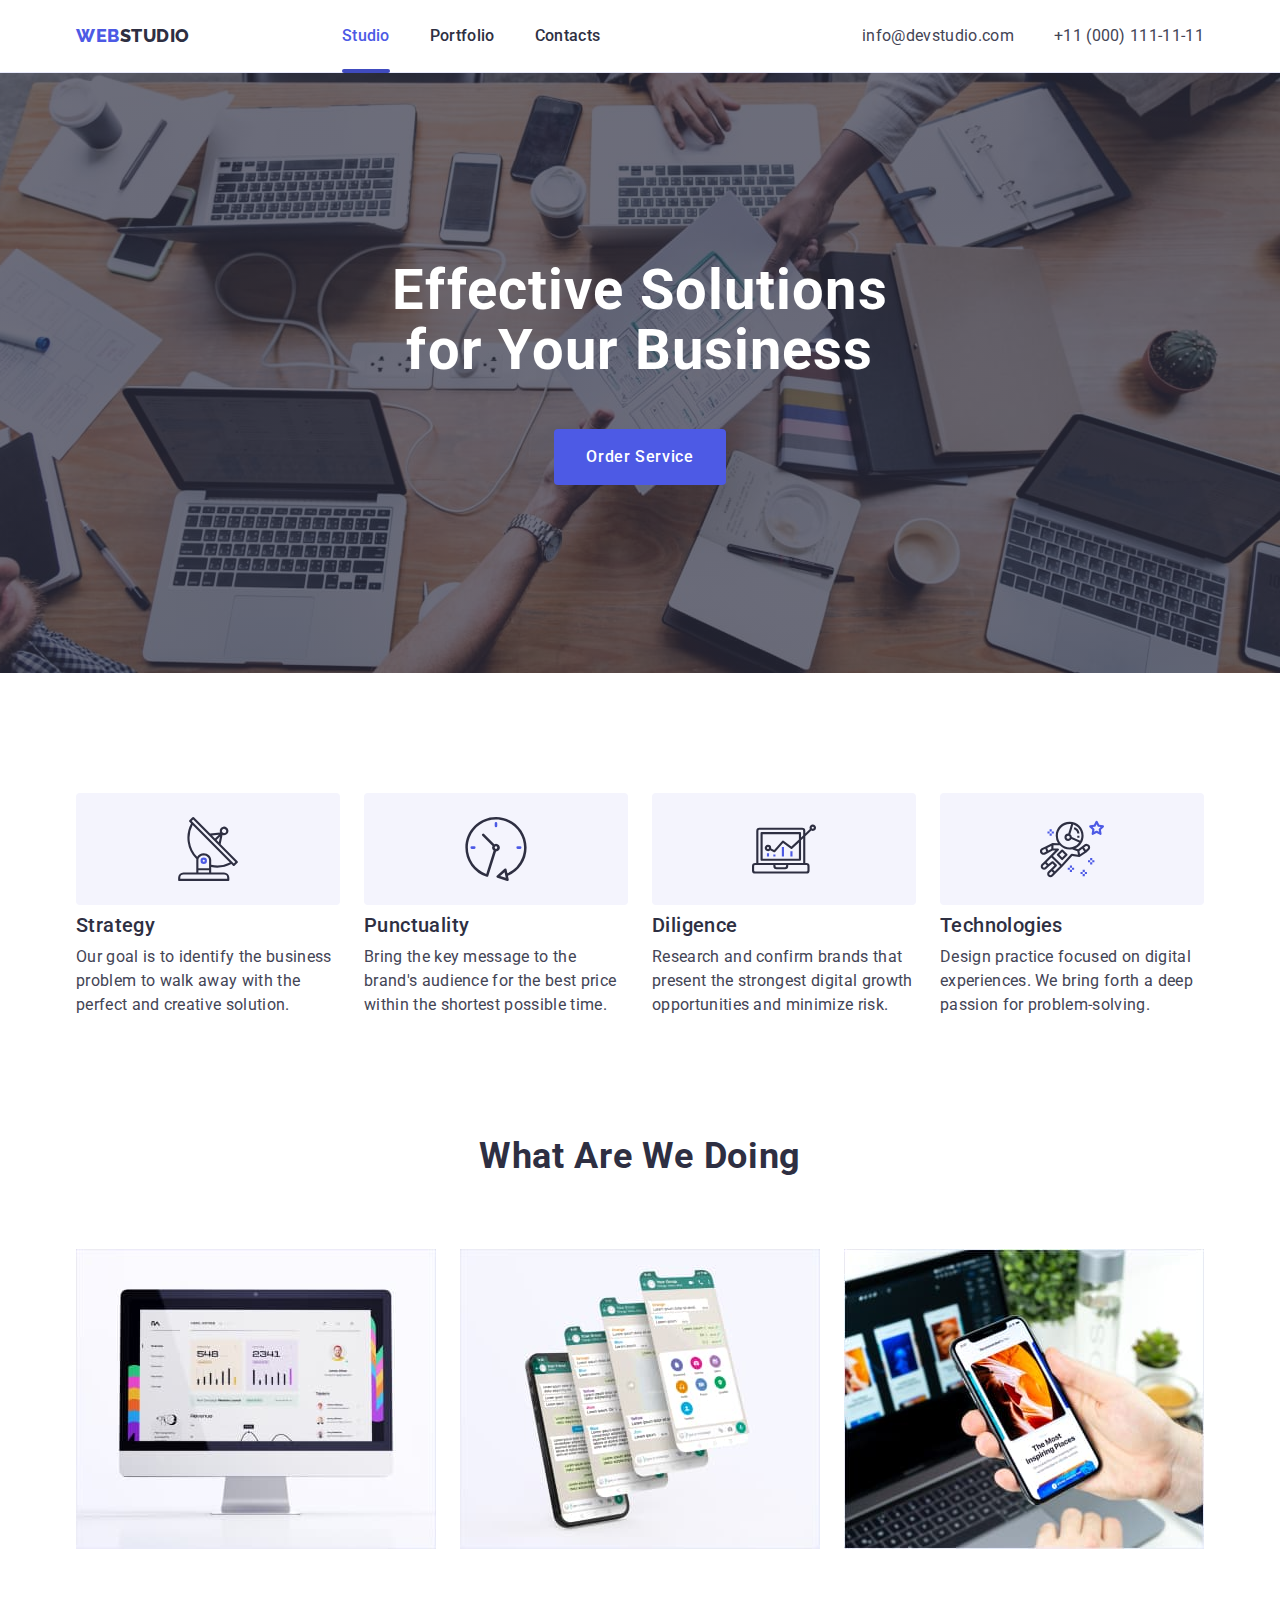
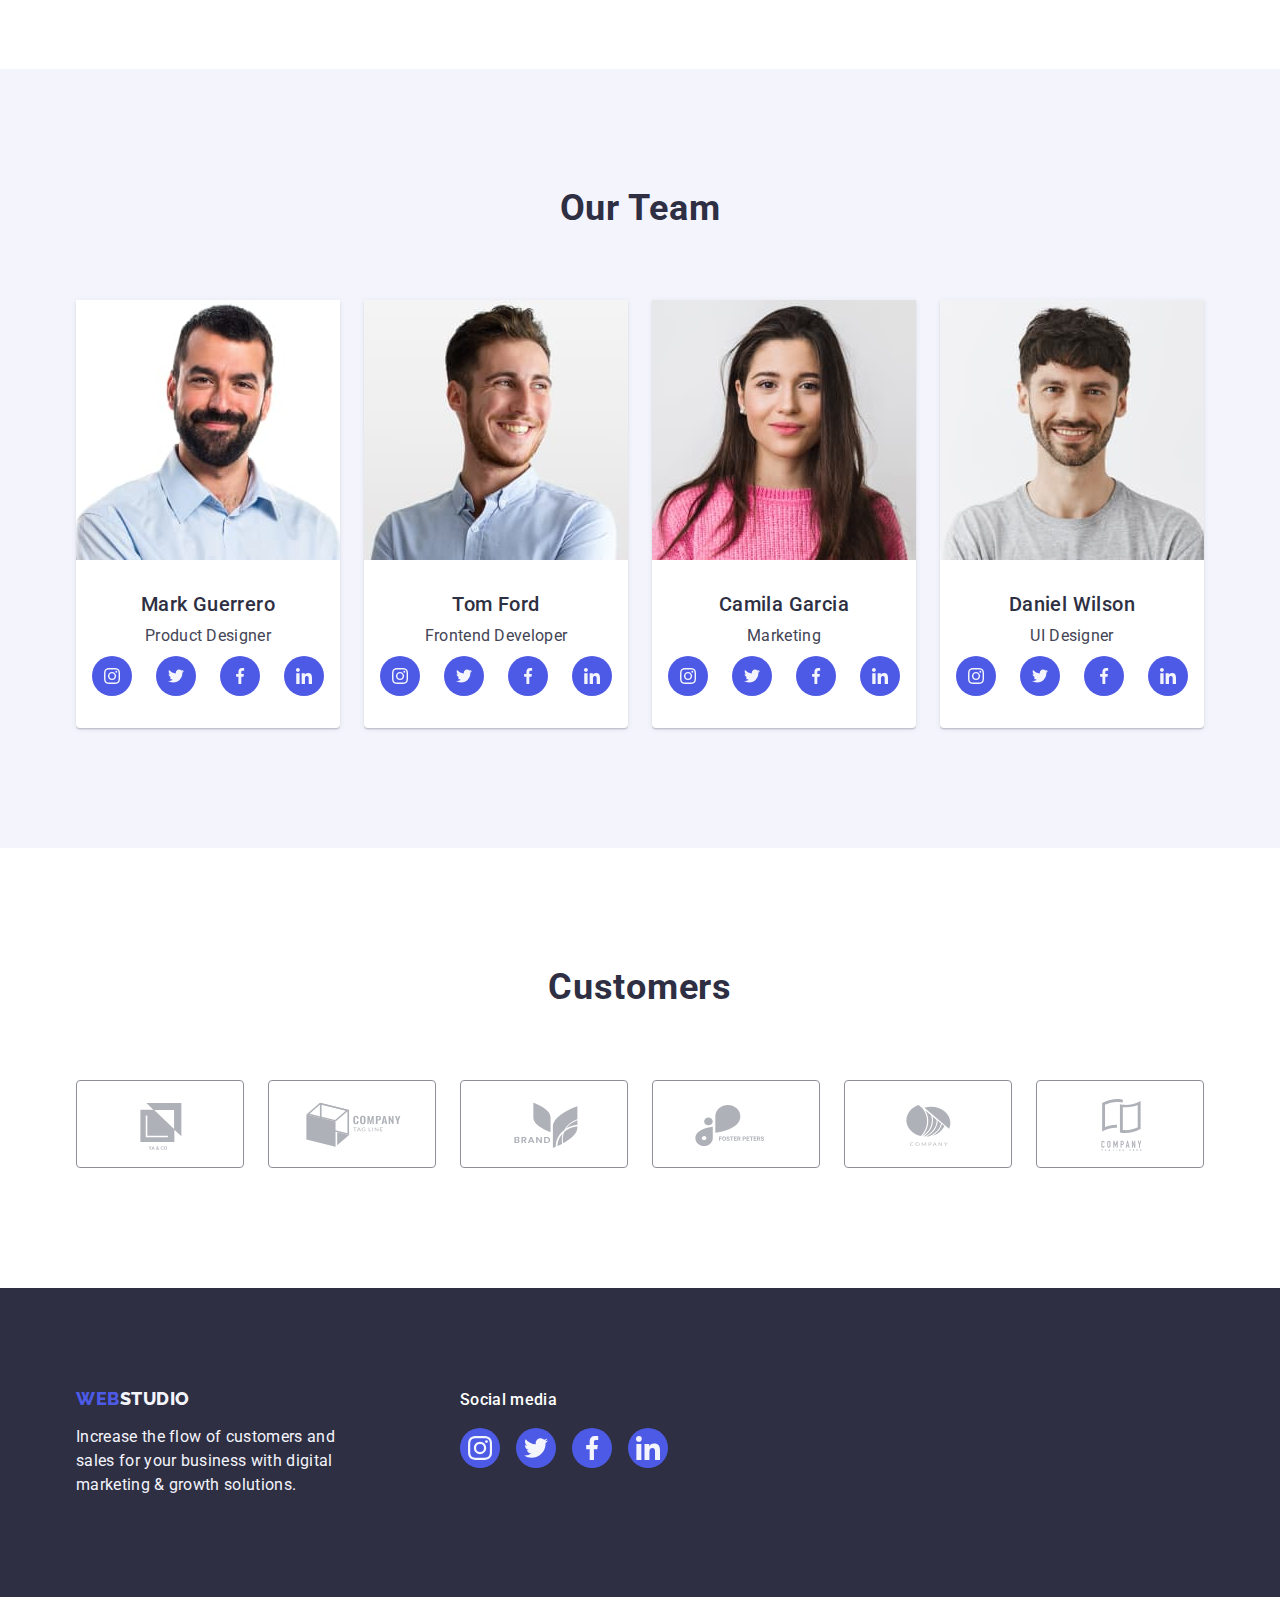
<file: index.html>
<!DOCTYPE html>
<html lang="en">
<head>
    <meta charset="UTF-8">
    <meta http-equiv="X-UA-Compatible" content="IE=edge">
    <meta name="viewport" content="width=device-width, initial-scale=1.0">    
    <title>goit-hw5</title>
    <link rel="preconnect" href="https://fonts.googleapis.com">
    <link rel="preconnect" href="https://fonts.gstatic.com" crossorigin>
    <link href="https://fonts.googleapis.com/css2?family=Raleway:wght@800&family=Roboto:wght@400;500;700&display=swap"
    rel="stylesheet">
    <link rel="stylesheet" href="https://cdnjs.cloudflare.com/ajax/libs/modern-normalize/1.1.0/modern-normalize.min.css">
    <link rel="stylesheet" href="./css/styles.css">
</head>
<body>

<!--Header-->
    <header class="header">
        <div class="container  main-nav">
        <nav class="site-nav">
            <a href="./index.html" class="logo logo-header link">Web<span class="header-brand">Studio</span></a>               
           
            <ul class="site-menu list">
                <li class="item current-link"><a href="./index.html" class="menu link current-page">Studio</a></li>
                <li class="item"><a href="./portfolio.html" class="menu link">Portfolio</a></li>
                <li class="item"><a href="" class="menu link">Contacts</a></li>
            </ul>            
        </nav>
       
        <address class="adress">
                <ul class="adress-list list">
                    <li class="item">
                        <a href="mailto:info@devstudio.com" class="contact link">info@devstudio.com</a>
                    </li>
                    <li class="item">
                        <a href="tel:+110001111111" class="contact link">+11 (000) 111-11-11</a>
                    </li>
                </ul>
        </address>   
        </div>
    </header>

   <!--Main-->
    <main>
    <!--Section Hero-->
        <section class="hero">
            
            <h1 class="hero-title">Effective Solutions for Your Business</h1>
            <button type="button" class="button primary" data-modal-open>Order Service</button>
           
        </section>
    <!--Section Features-->
        <section class="section">            
            
                <div class="container">
                    <h2 class="title visually-hidden">Features</h2>
                    <ul class="features-list card-set list ">
                        <li class="card-set-item">
                            <div class="svg-icon">
                            <svg width="64" height="64">
                                <use href="./images/icon.svg#icon-antenna"></use>
                            </svg>  
                            </div>
                            <h3 class="subtitle">Strategy</h3>
                            <p class="description">
                                Our goal is to identify the business
                                problem to walk away with the perfect and creative solution.
                            </p>                          
                        </li>
                        <li class="card-set-item">
                            <div class="svg-icon">
                                <svg width="64" height="64">
                                    <use href="./images/icon.svg#icon-clock"></use>
                                </svg>
                            </div>
                            <h3 class="subtitle">Punctuality</h3>
                            <p class="description">
                                Bring the key message to the brand's audience for the best
                                price within the shortest possible time.
                            </p>
                        </li>
                        <li class="card-set-item">
                            <div class="svg-icon">
                                <svg width="64" height="64">
                                    <use href="./images/icon.svg#icon-diagram"></use>
                                </svg>
                            </div>
                            <h3 class="subtitle">Diligence</h3>
                            <p class="description">
                                Research and confirm brands that present the strongest
                                digital growth opportunities and minimize risk.
                            </p>
                        </li>
                        <li class="card-set-item">
                            <div class="svg-icon">
                                <svg width="64" height="64">
                                    <use href="./images/icon.svg#icon-astronaut"></use>
                                </svg>
                            </div>
                            <h3 class="subtitle">Technologies</h3>
                            <p class="description">
                                Design practice focused on digital experiences. We bring
                                forth a deep passion for problem-solving.
                            </p>
                        </li>
                    </ul>
                
            </div>
        </section>

    <!--Section Works-->
        <section class="section section-work">
            <div class="container">
            <h2 class="title">What are we doing</h2>
            <ul class="works-list card-set list">
                <li class="card-set-item">
                    <img src="./images/main-page/img1.jpg" alt="Computer" width="360" height="300"/>
                </li>
                <li class="card-set-item">
                    <img src="./images/main-page/img2.jpg" alt="Mobile phone" width="360" height="300"/>
                </li>
                <li class="card-set-item">
                    <img src="./images/main-page/img3.jpg" alt="Laptop" width="360" height="300"/>
                </li>
            </ul>
        </div>
        </section>
    
        <!--Section Our Team-->
        <section class="section section-team">
            <div class="container">
            <h2 class="title">Our Team</h2>
            <ul class="team-list card-set list">
                <li class="card-set-item item">
                    <img src="./images/main-page/teamcard1.jpg" class="team-img" alt="Product Designer" width="264" height="260"/>
                    <div class="team-card">
                    <h3 class="subtitle team-subtitle">Mark Guerrero</h3>
                    <p class="description team-description">Product Designer</p>
                      
                    <ul class="icon-set list">
                        <li class="icon-set-item">
                            <a href="" class="link social-icon social-icon-team">
                            
                                <svg width="16" height="16" class="social-btn">
                                    <use href="./images/icon.svg#icon-instagram"></use>
                                </svg>
                           
                            </a>
                        </li>
                        <li class="icon-set-item">
                            <a href="" class="link social-icon social-icon-team">
                                <svg width="16" height="16" class="social-btn">
                                    <use href="./images/icon.svg#icon-twitter"></use>
                                </svg>
                            </a>
                        </li>
                        <li class="icon-set-item">
                            <a href="" class="link social-icon social-icon-team">
                                <svg width="16" height="16" class="social-btn">
                                    <use href="./images/icon.svg#icon-facebook"></use>
                                </svg>
                            </a>
                        </li>
                        <li class="icon-set-item">
                            <a href="" class="link social-icon social-icon-team">
                                <svg width="16" height="16" class="social-btn">
                                    <use href="./images/icon.svg#icon-linkedin"></use>
                                </svg>
                            </a>
                        </li>
                    </ul> 
                    </div>
                </li>
                <li class="card-set-item item">
                    <img src="./images/main-page/teamcard2.jpg" class="team-img" alt="Frontend Developer" width="264" height="260"/>
                    <div class="team-card">
                    <h3 class="subtitle team-subtitle">Tom Ford</h3>
                    <p class="description team-description">Frontend Developer</p>
                            <ul class="icon-set list">
                                <li class="icon-set-item">
                                    <a href="" class="link social-icon social-icon-team">
                            
                                        <svg width="16" height="16" class="social-btn">
                                            <use href="./images/icon.svg#icon-instagram"></use>
                                        </svg>
                            
                                    </a>
                                </li>
                                <li class="icon-set-item">
                                    <a href="" class="link social-icon social-icon-team">
                                        <svg width="16" height="16" class="social-btn">
                                            <use href="./images/icon.svg#icon-twitter"></use>
                                        </svg>
                                    </a>
                                </li>
                                <li class="icon-set-item">
                                    <a href="" class="link social-icon social-icon-team">
                                        <svg width="16" height="16" class="social-btn">
                                            <use href="./images/icon.svg#icon-facebook"></use>
                                        </svg>
                                    </a>
                                </li>
                                <li class="icon-set-item">
                                    <a href="" class="link social-icon social-icon-team">
                                        <svg width="16" height="16" class="social-btn">
                                            <use href="./images/icon.svg#icon-linkedin"></use>
                                        </svg>
                                    </a>
                                </li>
                            </ul>
                    </div>
                    </li>
                <li class="card-set-item item">
                    <img src="./images/main-page/teamcard3.jpg" class="team-img" alt="Marketing" width="264" height="260"/>
                    <div class="team-card">
                    <h3 class="subtitle team-subtitle">Camila Garcia</h3>
                    <p class="description team-description">Marketing</p>
                            <ul class="icon-set list">
                                <li class="icon-set-item">
                                    <a href="" class="link social-icon social-icon-team">
                            
                                        <svg width="16" height="16" class="social-btn">
                                            <use href="./images/icon.svg#icon-instagram"></use>
                                        </svg>
                            
                                    </a>
                                </li>
                                <li class="icon-set-item">
                                    <a href="" class="link social-icon social-icon-team">
                                        <svg width="16" height="16" class="social-btn">
                                            <use href="./images/icon.svg#icon-twitter"></use>
                                        </svg>
                                    </a>
                                </li>
                                <li class="icon-set-item">
                                    <a href="" class="link social-icon social-icon-team">
                                        <svg width="16" height="16" class="social-btn">
                                            <use href="./images/icon.svg#icon-facebook"></use>
                                        </svg>
                                    </a>
                                </li>
                                <li class="icon-set-item">
                                    <a href="" class="link social-icon social-icon-team">
                                        <svg width="16" height="16" class="social-btn">
                                            <use href="./images/icon.svg#icon-linkedin"></use>
                                        </svg>
                                    </a>
                                </li>
                            </ul>
                    </div>
                </li>
                <li class="card-set-item item">
                    <img src="./images/main-page/teamcard4.jpg" class="team-img" alt="UI Designer" width="264" height="260"/>
                    <div class="team-card">
                    <h3 class="subtitle team-subtitle">Daniel Wilson</h3>
                    <p class="description team-description">UI Designer</p>
                            <ul class="icon-set list">
                                <li class="icon-set-item">
                                    <a href="" class="link social-icon social-icon-team">
                            
                                        <svg width="16" height="16" class="social-btn">
                                            <use href="./images/icon.svg#icon-instagram"></use>
                                        </svg>
                            
                                    </a>
                                </li>
                                <li class="icon-set-item">
                                    <a href="" class="link social-icon social-icon-team">
                                        <svg width="16" height="16" class="social-btn">
                                            <use href="./images/icon.svg#icon-twitter"></use>
                                        </svg>
                                    </a>
                                </li>
                                <li class="icon-set-item">
                                    <a href="" class="link social-icon social-icon-team">
                                        <svg width="16" height="16" class="social-btn">
                                            <use href="./images/icon.svg#icon-facebook"></use>
                                        </svg>
                                    </a>
                                </li>
                                <li class="icon-set-item">
                                    <a href="" class="link social-icon social-icon-team">
                                        <svg width="16" height="16" class="social-btn">
                                            <use href="./images/icon.svg#icon-linkedin"></use>
                                        </svg>
                                    </a>
                                </li>
                            </ul>
                    </div>
                </li>
            </ul>
            </div>
        </section>

        <!--Section Customers-->
        <section class="section">
            <div class="container">
                <h2 class="title">Customers</h2>
                <ul class="card-set list-customers list">
                    <li class="card-set-item customer-card">
                        <a href="" class="link-customers link">
                            <svg width="104" height="56" class="icon-customers">
                                <use href="./images/icon.svg#icon-Logo1"></use>
                            </svg>
                        </a>
                    </li>
                    <li class="card-set-item customer-card">
                        <a href="" class="link-customers link">
                            <svg width="104" height="56" class="icon-customers">
                                <use href="./images/icon.svg#icon-Logo2"></use>
                            </svg>
                        </a>
                    </li>
                    <li class="card-set-item customer-card">
                        <a href="" class="link-customers link">
                            <svg width="104" height="56" class="icon-customers">
                                <use href="./images/icon.svg#icon-Logo3"></use>
                            </svg>
                        </a>
                    </li>
                    <li class="card-set-item customer-card">
                        <a href="" class="link-customers link">
                            <svg width="104" height="56" class="icon-customers">
                                <use href="./images/icon.svg#icon-Logo4"></use>
                            </svg>
                        </a>
                    </li>
                    <li class="card-set-item customer-card">
                        <a href="" class="link-customers link">
                            <svg width="104" height="56" class="icon-customers">
                                <use href="./images/icon.svg#icon-Logo5"></use>
                            </svg>
                        </a>
                    </li>
                    <li class="card-set-item customer-card">
                        <a href="" class="link-customers link">
                            <svg width="104" height="56" class="icon-customers">
                                <use href="./images/icon.svg#icon-Logo6"></use>
                            </svg>
                        </a>
                    </li>
                </ul>
            </div>
        
        </section>
    </main>
    
   
<!--Section Footer-->

<footer class="footer">
    <div class="container footer-container">

        <div>
            <a href="./index.html" class=" footer-logo logo link">Web<span class="footer-brand">Studio</span></a>
            <p class="footer-description">
                Increase the flow of customers and sales for your business
                with digital marketing & growth solutions.
            </p>
        </div>
        <div>
            <p class="social-media">Social media</p>
            <ul class="icon-set icon-footer list">
                <li class="icon-set-item">
                    <a href="" class="link social-icon social-icon-footer">

                        <svg width="24" height="24" class="social-btn">
                            <use href="./images/icon.svg#icon-instagram"></use>
                        </svg>

                    </a>
                </li>
                <li class="icon-set-item">
                    <a href="" class="link social-icon social-icon-footer">
                        <svg width="24" height="24" class="social-btn">
                            <use href="./images/icon.svg#icon-twitter"></use>
                        </svg>
                    </a>
                </li>
                <li class="icon-set-item">
                    <a href="" class="link social-icon social-icon-footer">
                        <svg width="24" height="24" class="social-btn">
                            <use href="./images/icon.svg#icon-facebook"></use>
                        </svg>
                    </a>
                </li>
                <li class="icon-set-item">
                    <a href="" class="link social-icon social-icon-footer">
                        <svg width="24" height="24" class="social-btn">
                            <use href="./images/icon.svg#icon-linkedin"></use>
                        </svg>
                    </a>
                </li>
            </ul>
        </div>
    </div>
</footer>
<!--Modal wiev-->
    <div class="backdrop is-hidden" data-modal>
        <div class="modal">
            <button class="btn-close" data-modal-close></button>               
        </div>
    </div>

<!--JS-->
<script src="./js/modal.js"></script>
</body>
</html>
</file>
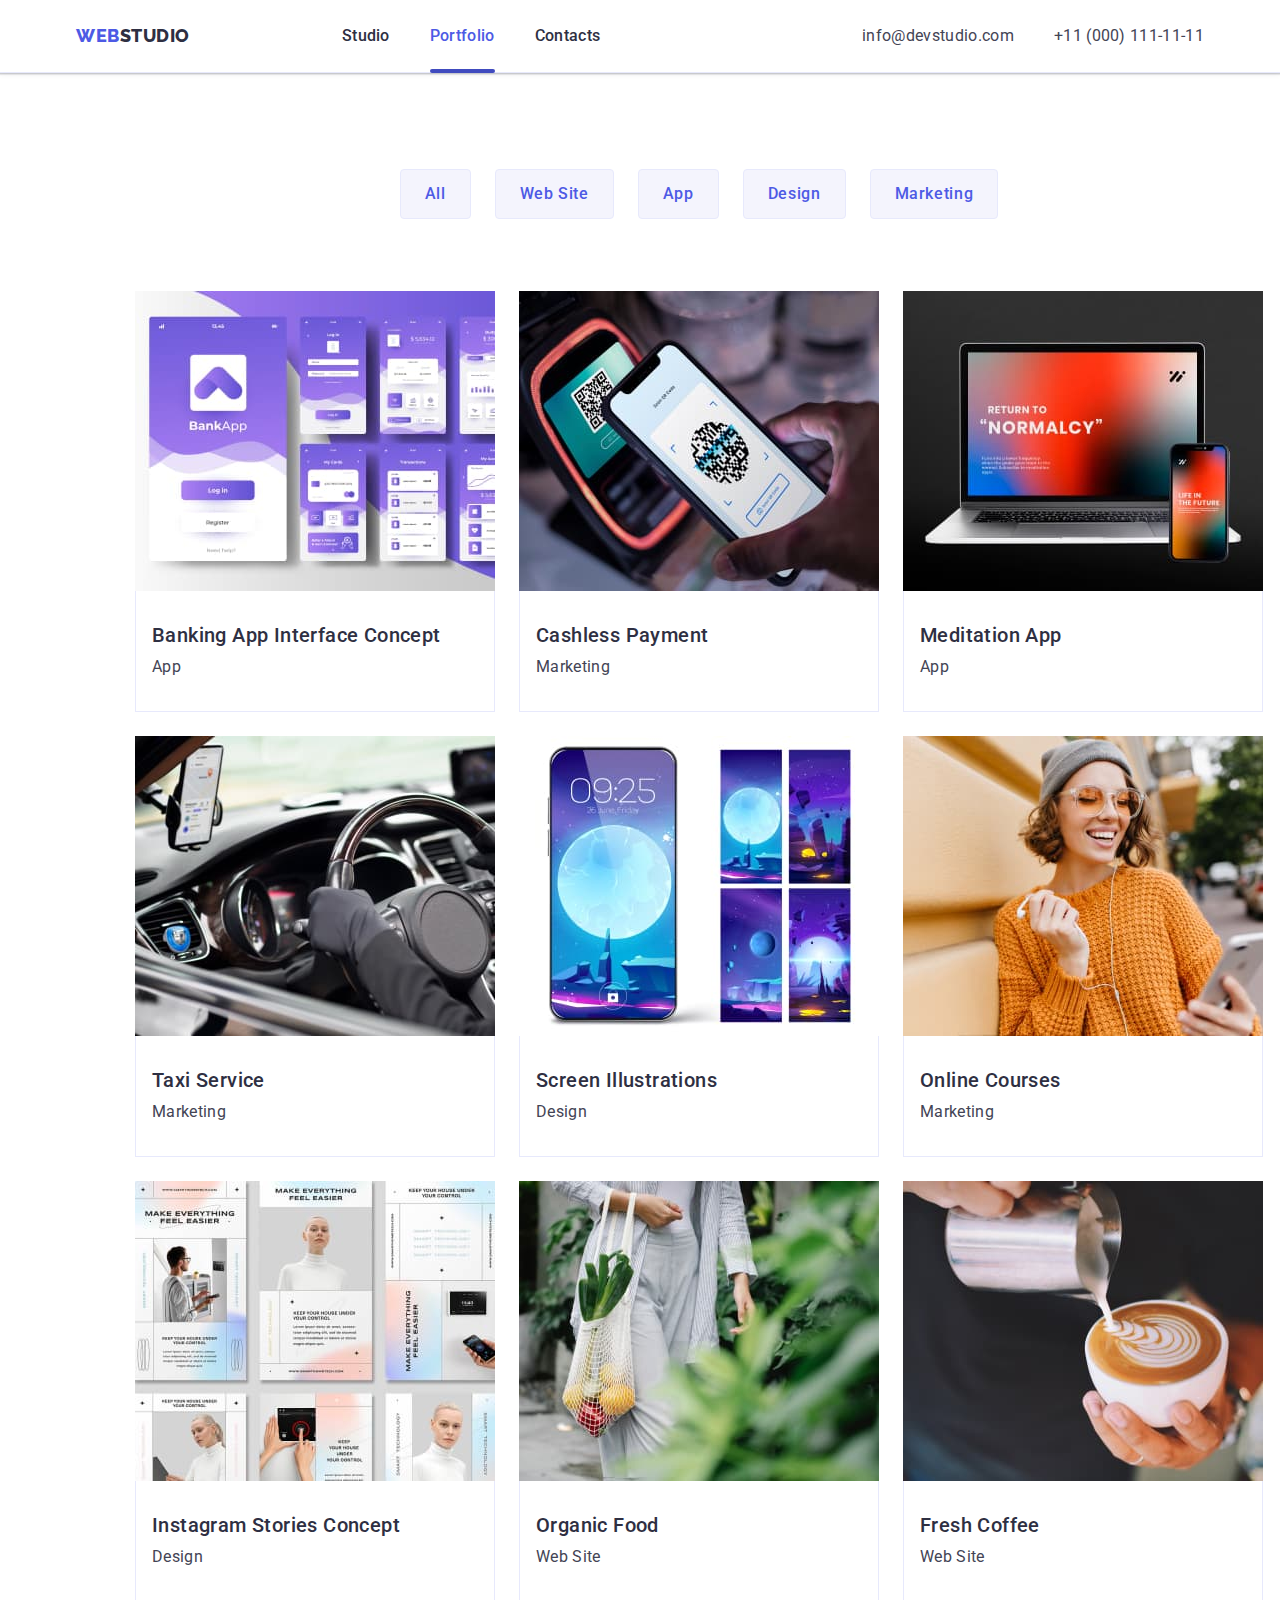
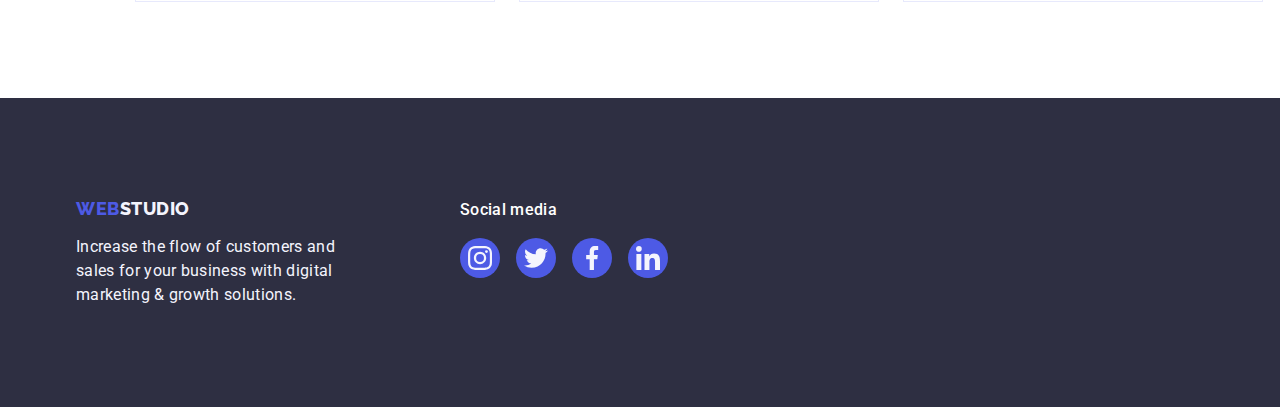
<file: portfolio.html>
<!DOCTYPE html>
<html lang="en">
<head>
    <meta charset="UTF-8">
    <meta http-equiv="X-UA-Compatible" content="IE=edge">
    <meta name="viewport" content="width=device-width, initial-scale=1.0">
    <title>Portfolio</title>
<link rel="preconnect" href="https://fonts.googleapis.com">
<link rel="preconnect" href="https://fonts.gstatic.com" crossorigin>
<link href="https://fonts.googleapis.com/css2?family=Raleway:wght@800&family=Roboto:wght@400;500;700&display=swap"
 rel="stylesheet">
<link rel="stylesheet" href="https://cdnjs.cloudflare.com/ajax/libs/modern-normalize/1.1.0/modern-normalize.min.css">
<link rel="stylesheet" href="./css/styles.css">
</head>
<body>
    <!--Header-->
    <header class="header">
        <div class="container  main-nav">
            <nav class="site-nav">
                <a href="./index.html" class="logo logo-header link">Web<span class="header-brand">Studio</span></a>
    
                <ul class="site-menu list">
                    <li class="item"><a href="./index.html" class="menu link">Studio</a></li>
                    <li class="item current-link"><a href="./portfolio.html" class="menu link current-page">Portfolio</a></li>
                    <li class="item"><a href="" class="menu link">Contacts</a></li>
                </ul>
            </nav>
    
            <address class="adress">
                <ul class="adress-list list">
                    <li class="item">
                        <a href="mailto:info@devstudio.com" class="contact link">info@devstudio.com</a>
                    </li>
                    <li class="item">
                        <a href="tel:+110001111111" class="contact link">+11 (000) 111-11-11</a>
                    </li>
                </ul>
            </address>
        </div>
    </header>
<!--Main-->
<main>
    <!--Section Portfolio-->
    <section class="portfolio">
        
       <div class="container">
            <h1 class="visually-hidden">Portfolio</h1>
            <ul class="portfolio-filters list">
                <li class="item"><button type="button" class="button secondary">All</button></li>
                <li class="item"><button type="button" class="button secondary">Web Site</button></li>
                <li class="item"><button type="button" class="button secondary">App</button></li>
                <li class="item"><button type="button" class="button secondary">Design</button></li>
                <li class="item"><button type="button" class="button secondary">Marketing</button></li>
            </ul>
            <ul class="card-set list">
                <li class="card-set-item">
                    <a href="" class="link portfolio-item">   
                               <div class="portfolio-overlay">               
                                
                                <img src="./images/portfolio/project-card1.jpg" alt="Banking App" width="360" height="300">                        
                            
                            <div class="product-description">
                                <p>
                                    14 Stylish and User-Friendly App Design Concepts · Task Manager App · Calorie Tracker App · Exotic Fruit Ecommerce App · Cloud Storage App
                                </p>
                            </div>
                            </div>
                           
                            <div class="portfolio-card">
                                <h2 class="portfolio-title">Banking App Interface Concept</h2>
                                <p class="portfolio-description">App</p>
                            </div>
                    </a>
                </li>

                <li class="card-set-item">
                    <a href="" class="link portfolio-item"> 
                        <div class="portfolio-overlay">
                        
                            <img src="./images/portfolio/project-card2.jpg" alt="Cashless Payment" width="360" height="300">
                       
                        <div class="product-description">
                            <p>
                                14 Stylish and User-Friendly App Design Concepts · Task Manager App · Calorie Tracker App · Exotic Fruit Ecommerce
                                App · Cloud Storage App
                            </p>
                        </div>  
                        </div> 
                        
                        <div class="portfolio-card">
                                <h2 class="portfolio-title">Cashless Payment</h2>
                                <p class="portfolio-description">Marketing</p>
                        </div>
                    </a>
                </li>

                <li class="card-set-item">
                    <a href="" class="link portfolio-item">  
                        <div class="portfolio-overlay">
                        
                            <img src="./images/portfolio/project-card3.jpg" alt="Meditation App" width="360" height="300">
                            
                            <div class="product-description">
                                <p>
                                    14 Stylish and User-Friendly App Design Concepts · Task Manager App · Calorie Tracker App · Exotic Fruit
                                    Ecommerce
                                    App · Cloud Storage App
                                </p>
                            </div>
                            </div>
                            <div class="portfolio-card">
                                <h2 class="portfolio-title">Meditation App</h2>
                                <p class="portfolio-description">App</p>
                            </div>
                    </a>
                </li>

                <li class="card-set-item">
                    <a href="" class="link portfolio-item">
                        <div class="portfolio-overlay">
                        
                            <img src="./images/portfolio/project-card4.jpg" alt="Taxi Service" width="360" height="300">
                       
                        <div class="product-description">
                            <p>
                                14 Stylish and User-Friendly App Design Concepts · Task Manager App · Calorie Tracker App · Exotic Fruit
                                Ecommerce
                                App · Cloud Storage App
                            </p>
                            </div>
                        </div>
                           
                        <div class="portfolio-card">
                                <h2 class="portfolio-title">Taxi Service</h2>
                                <p class="portfolio-description">Marketing</p>
                        </div>
                    </a>
                </li>

                <li class="card-set-item">
                    <a href="" class="link portfolio-item">   
                        <div class="portfolio-overlay">

                        <img src="./images/portfolio/project-card5.jpg" alt="Screen Illustrations" width="360" height="300">
                           
                        <div class="product-description">
                                <p>
                                    14 Stylish and User-Friendly App Design Concepts · Task Manager App · Calorie Tracker App · Exotic Fruit
                                    Ecommerce
                                    App · Cloud Storage App
                                </p>
                        </div>
                        </div> 
                            
                        <div class="portfolio-card">
                                <h2 class="portfolio-title">Screen Illustrations</h2>
                                <p class="portfolio-description">Design</p>
                        </div>
                    </a>
                </li>

                <li class="card-set-item">
                    <a href="" class="link portfolio-item">
                        <div class="portfolio-overlay">
                        
                            <img src="./images/portfolio/project-card6.jpg" alt="Online Courses" width="360" height="300">
                        
                        <div class="product-description">
                            <p>
                                14 Stylish and User-Friendly App Design Concepts · Task Manager App · Calorie Tracker App · Exotic Fruit
                                Ecommerce
                                App · Cloud Storage App
                            </p>
                        </div>
                        </div>

                        <div class="portfolio-card">
                            <h2 class="portfolio-title">Online Courses</h2>
                            <p class="portfolio-description">Marketing</p>
                        </div>
                    </a>
                </li>

                <li class="card-set-item">
                    <a href="" class="link portfolio-item">
                        <div class="portfolio-overlay">
                            <img src="./images/portfolio/project-card7.jpg" alt="Instagram Stories Concept" width="360" height="300">
                            
                        <div class="product-description">
                                <p>
                                    14 Stylish and User-Friendly App Design Concepts · Task Manager App · Calorie Tracker App · Exotic Fruit
                                    Ecommerce
                                    App · Cloud Storage App
                                </p>
                        </div>
                        </div>
                            
                        <div class="portfolio-card">
                                <h2 class="portfolio-title">Instagram Stories Concept</h2>
                                <p class="portfolio-description">Design</p>
                        </div>
                    </a>
                </li>

                <li class="card-set-item">
                    <a href="" class="link portfolio-item">
                        <div class="portfolio-overlay">
                        
                            <img src="./images/portfolio/project-card8.jpg" alt="Organic Food" width="360" height="300">
                           
                         <div class="product-description">
                                <p>
                                    14 Stylish and User-Friendly App Design Concepts · Task Manager App · Calorie Tracker App · Exotic Fruit
                                    Ecommerce
                                    App · Cloud Storage App
                                </p>
                        </div>
                        </div>

                            <div class="portfolio-card">
                                <h2 class="portfolio-title">Organic Food</h2>
                                <p class="portfolio-description">Web Site</p>
                            </div>
                    </a>
                </li>

                <li class="card-set-item">
                    <a href="" class="link portfolio-item">
                        <div class="portfolio-overlay">
                         
                            <img src="./images/portfolio/project-card9.jpg" alt="Fresh Coffee" width="360" height="300">
                            
                        <div class="product-description">
                                <p>
                                    14 Stylish and User-Friendly App Design Concepts · Task Manager App · Calorie Tracker App · Exotic Fruit
                                    Ecommerce
                                    App · Cloud Storage App
                                </p>
                        </div>
                        </div>

                        <div class="portfolio-card">
                                 <h2 class="portfolio-title">Fresh Coffee</h2>
                                 <p class="portfolio-description">Web Site</p>
                        </div>
                    </a>
                </li>
            </ul>
         
        </div>
    </section>
</main>
<!--Section Footer-->
    
    <footer class="footer">
        <div class="container footer-container">
    
            <div>
                <a href="./index.html" class=" footer-logo logo link">Web<span class="footer-brand">Studio</span></a>
                <p class="footer-description">
                    Increase the flow of customers and sales for your business
                    with digital marketing & growth solutions.
                </p>
            </div>
            <div>
                <p class="social-media">Social media</p>
                <ul class="icon-set icon-footer list">
                    <li class="icon-set-item">
                        <a href="" class="link social-icon social-icon-footer">
    
                            <svg width="24" height="24" class="social-btn">
                                <use href="./images/icon.svg#icon-instagram"></use>
                            </svg>
    
                        </a>
                    </li>
                    <li class="icon-set-item">
                        <a href="" class="link social-icon social-icon-footer">
                            <svg width="24" height="24" class="social-btn">
                                <use href="./images/icon.svg#icon-twitter"></use>
                            </svg>
                        </a>
                    </li>
                    <li class="icon-set-item">
                        <a href="" class="link social-icon social-icon-footer">
                            <svg width="24" height="24" class="social-btn">
                                <use href="./images/icon.svg#icon-facebook"></use>
                            </svg>
                        </a>
                    </li>
                    <li class="icon-set-item">
                        <a href="" class="link social-icon social-icon-footer">
                            <svg width="24" height="24" class="social-btn">
                                <use href="./images/icon.svg#icon-linkedin"></use>
                            </svg>
                        </a>
                    </li>
                </ul>
            </div>
        
    
        </div>
    </footer>
</body>
</html>
</file>
<file: css/styles.css>
:root{

        --color-iris: #4d5ae5;
        --color-ocean: #404bbf;
        --color-navy-blue: #2e2f42;
        --color-green: #31d0aa;
        --color-slate: #434455;
        --color-light-slate: #8e8f99;        
        --color-cornflower: #e7e9fc;
        --color-cloud: #f4f4fd;        
        --color-navy-blue-modal: #2e2f42;
        --color-grey: #2e2f42;
        --color-white: #ffffff;
        --color-dairy: #fcfcfc;
        --color-icon: #afb1b8;
        --items: 3;
        --indent: 24px;
        --duration: 250ms;
        --function: cubic-bezier(0.4, 0, 0.2, 1);
}

body {
    background-color: var(--color-white);
    color:var(--color-slate);
    font-family: Roboto, sans-serif;    
}

img {
    display: block;
    max-width: 100%;
    height: auto;
}

h1,h2,h3,h4,h5,h6,p {
    margin: 0;
}

.section {
    padding-top: 120px;
    padding-bottom: 120px;
}

.container {
    margin-right: auto;
    margin-left: auto;
    width: 1158px;
    padding: 0 15px;
}

.list{
    list-style: none;
    padding: 0;
    margin: 0;
}

.link{
    text-decoration: none;
}

.visually-hidden {
    position: absolute;
    width: 1px;
    height: 1px;
    margin: -1px;
    border: 0;
    padding: 0;
    white-space: nowrap;
    clip-path: inset(100%);
    clip: rect(0 0 0 0);
    overflow: hidden;
}

.subtitle {
    margin-top: 0;
    margin-bottom: 8px;

    color: var(--color-navy-blue);
    font-weight: 500;
    font-size: 20px;
    line-height: 1.2;
    letter-spacing: 0.02em;
    text-transform: capitalize;
}

.description {
    margin-top: 0;
    margin-bottom: 0;
    letter-spacing: 0.02em;
    font-size: 16px;
    line-height: 1.5;
}

/**
  |============================
  | Social icons
  |============================
*/
.social-icon {
    display: flex;
    align-items: center;
    justify-content: center;
    border-radius: 50%;
    width: 100%;
    height: 100%;
    background-color: var(--color-iris);

    transition: background-color var(--duration) var(--function);   
 }

.icon-set {
    display: flex;
    justify-content: center;
    gap: var(--indent);
}

.icon-set-item {
    width: 40px;
    height: 40px;
}

.social-btn {
    fill: var(--color-cloud);
}

/**
  |============================
  | Buttons
  |============================
*/

.button {
    display: block;       
    text-align: center;    

    font-family: inherit;
    font-weight: 500;
    font-size: 16px;
    line-height: 1.5;
    letter-spacing: 0.04em;

    color: var(--color-white);
    background-color: var(--color-iris);  
    
    cursor: pointer;   
    
}

.button.primary {
    min-width: 169px;
    height: 56px;
    padding: 16px 32px;
    margin: 0 auto;
    border: none;
    border-radius: 4px;
    
    color: var(--color-white);
    background-color: var(--color-iris);

    transition: background-color var(--duration) var(--function); 

}

.button.secondary {
    padding: 12px 24px;
    color: var(--color-iris);

    background-color: var(--color-cloud);
    border: 1px solid var(--color-cornflower);
    border-radius: 4px;

    transition: color var(--duration) var(--function),
                background-color var(--duration) var(--function), 
                border var(--duration) var(--function),
                box-shadow var(--duration) var(--function); 

}

.button.primary:hover,
.button.primary:focus {
    background-color: var(--color-ocean);
}

.button.secondary:hover,
.button.secondary:focus {
    color: var(--color-white);
    background-color: var(--color-ocean);

    border: 1px solid transparent;
    box-shadow: 0px 3px 1px rgba(0, 0, 0, 0.1),
                0px 2px 1px rgba(0, 0, 0, 0.08),
                0px 2px 2px rgba(0, 0, 0, 0.12);
}

/**
  |============================
  | Logo
  |============================
*/

.logo {
    display: block;
    padding: 24px 0;      
    
    font-family: Raleway, sans-serif;
    font-weight: 800;
    font-size: 18px;
    line-height: 1.17;
    letter-spacing: 0.03em;
    text-transform: uppercase;

    color: var(--color-iris);
}

/**
  |============================
  | Card-set
  |============================
*/

.card-set {
    display: flex;
    flex-wrap: wrap;
    gap: var(--indent);
}

.card-set-item{
    width: calc((100% - var(--indent) * (var(--items) - 1)) / var(--items));
}

/**
  |============================
  | Header
  |============================
*/

.header {
    border-bottom: 1px solid var(--color-cornflower);
    box-shadow: 0px 2px 1px rgba(46, 47, 66, 0.08),
                0px 1px 1px rgba(46, 47, 66, 0.16),
                 0px 1px 6px rgba(46, 47, 66, 0.08);
}

.logo-header{
    margin-right: 76px;
}

.main-nav{
    display: flex;       
    align-items: center;
}

.header-brand {
    
    color: var(--color-navy-blue);
    transition: color var(--duration) var(--function); 
}

.header-brand:hover,
.header-brand:focus {
    color: var(--color-iris);
}

.site-nav{
    display: flex;
    align-items: center;
    margin-right: auto;
 }

.site-menu {
    display: flex;
    margin-left: 76px;

    gap: 40px;  
}

.site-menu .menu {
    position: relative;
    display: block;
    padding: 24px 0;

    font-weight: 500;
    font-size: 16px;
    line-height: 1.5;  
    letter-spacing: 0.02em; 

    color: var(--color-navy-blue);

    transition: color var(--duration) var(--function); 
}

.site-menu .menu:hover,
.site-menu .menu:focus
{
    color:var(--color-ocean);

}

.site-menu .current-page {
    color: var(--color-iris);
 
}
.site-menu .current-link {
    position: relative;
 
}
.site-menu .current-link::after {
    position: absolute;
    left: 0;
    bottom: 0;
    display: block;  
    content: "";
    width: 100%;
    height: 4px;
    background-color: var(--color-ocean);    
    border-radius: 2px;
    margin-bottom: -1px;
   
}

.site-menu .menu::after {
    position: absolute;
    left: 0;
    bottom: 0;
    display: block;  
    content: "";
    width: 100%;
    height: 4px;
    transform: scaleX(0);

    background-color: var(--color-ocean);    
    border-radius: 2px;
    margin-bottom: -1px;

    transition: transform var(--duration) var(--function); 
}  
.site-menu .menu:hover::after{
    transform: scaleX(1);
}

.adress{
    display: flex;
    font-style: normal;   
}

.adress-list{
    display: flex;
    gap: 40px;   
}

.adress-list .contact{
    display: block;
    padding: 24px 0;

    font-size: 16px;
    line-height: 1.5;
    letter-spacing: 0.02em;

    color: var(--color-slate);

    transition: color var(--duration) var(--function); 
}

.adress-list .contact:hover,
.adress-list .contact:focus
{
    color:var(--color-ocean);
}

.title {
    margin-bottom: 72px;
    text-align: center;
    
    font-weight: 700;
    font-size: 36px;
    line-height: 1.1;
    letter-spacing: 0.02em;    
    text-transform: capitalize;

    color: var(--color-navy-blue);
}

/**
  |============================
  | section hero
  |============================
*/

.hero {
    max-width: 1440px;
    min-height: 600px;
    padding-top: 188px;
    padding-bottom: 188px;
    text-align: center;
    margin-left: auto;
    margin-right: auto;

    background-color: var(--color-iris);
    background-image: linear-gradient(rgba(46, 47, 66, 0.7), rgba(46, 47, 66, 0.7)),
    url(../images/img-name.jpg);
    background-repeat: no-repeat;
    background-position: center;
    background-size: cover; 
}

.hero-title{
    max-width: 496px;
    margin: 0 auto 48px;
      
    font-style: normal;
    font-weight: 700;
    font-size: 56px;
    line-height: 1.07;
    letter-spacing: 0.02em; 

    color: var(--color-white);
}

/**
  |============================
  | Section Features
  |============================
*/

.features-list {
    --items: 4;
}

.svg-icon {
    height: 112px;
    padding: 24px 100px;
    margin-bottom: 8px;
    display: flex;
    align-items: center;
    justify-content: center;
    border-radius: 4px;   
   
    background-color: var(--color-cloud);
}

/**
  |============================
  | Section Works
  |============================
*/

.section-work {
    padding-top: 0;
}

/**
  |============================
  | Section Team
  |============================
*/

.section-team {
    background-color: var(--color-cloud);
}

.team-list {
    --items: 4;
}

.team-list .item {
    background-color: var(--color-white);
    box-shadow: 0px 1px 6px rgba(46, 47, 66, 0.08), 0px 1px 1px rgba(46, 47, 66, 0.16), 0px 2px 1px rgba(46, 47, 66, 0.08);
    border-radius: 0px 0px 4px 4px;
}

.team-card {
    padding: 32px 0;
}

.team-subtitle {
   text-align: center;
}

.team-description {
    text-align: center;
    margin-bottom: 8px;
}

.social-icon-team:hover,
.social-icon-team:focus {
    background-color: var(--color-ocean);
}

/**
  |============================
  | Section Customers
  |============================
*/

.list-customers {
    --items: 6;
}

.customer-card {
    height: 88px;
}

.link-customers{
    display: flex;
    align-items: center;
    justify-content: center;
    width: 100%;
    height: 100%;
    border: 1px solid var(--color-light-slate);    
    border-radius: 4px;

    color: var(--color-icon);

    transition: color var(--duration) var(--function), 
         border-color var(--duration) var(--function); 
}

.link-customers:hover,
.link-customers:focus {
    border-color: var(--color-ocean);
    color: var(--color-ocean);
   
}

.icon-customers {
 fill: currentColor; 
}

/**
  |============================
  | Footer
  |============================
*/

.footer{
    padding-top: 100px;
    padding-bottom: 100px;

    background-color: var(--color-navy-blue);
    color: var(--color-cloud);
    
}

.footer-container{
    display: flex;
    align-items: baseline;
    gap: 120px;
}

.footer-logo {
    margin-bottom: 16px;
    padding: 0;
}

.footer-brand{
    color: var(--color-cloud);
    transition: color var(--duration) var(--function); 
}

.footer-brand:hover,
.footer-brand:focus{
    color: var(--color-iris);
}

.footer-description {
    width: 264px;  

    font-size: 16px;
    line-height: 1.5;
    letter-spacing: 0.02em;   
       
    color: var(--color-cloud);
}

.social-media{
    margin-bottom: 16px;

    font-weight: 500;
    font-size: 16px;
    line-height: 1.5;
    letter-spacing: 0.02em;

    color: var(--color-white);
}

.icon-footer {
    --indent: 16px;
}

.social-icon-footer:hover,
.social-icon-footer:focus {
    background-color: var(--color-green);
}

/**
  |============================
  | Portfolio
  |============================
*/

.portfolio{
    padding: 96px 120px;
}

.portfolio-filters {
    display: flex;
    justify-content: center;
    margin-bottom: 72px;
    gap: 24px;
}

.portfolio-item {
    display: block; 
    transition: box-shadow var(--duration) var(--function); 
}


.portfolio-item:hover,
.portfolio-item:focus {
    box-shadow: 0px 1px 6px rgba(46, 47, 66, 0.08),
                0px 1px 1px rgba(46, 47, 66, 0.16),
                0px 2px 1px rgba(46, 47, 66, 0.08);
}


.portfolio-card {
    padding: 32px 16px;
    border: 1px solid var(--color-cornflower);
    border-top: none;
}

.portfolio-overlay {
   position: relative;
   width: 100%;
   height: 100%;
   overflow: hidden;   
}
.product-description {
    position: absolute;
    top: 0;
    left: 0;
    width: 100%;
    height: 100%;
    background-color: var(--color-iris);
    transform: translateY(100%);

    transition: transform var(--duration) var(--function); 
    
}

.card-set-item:hover .product-description
{
    transform: translateY(0);
    
 }

.product-description > p {
    padding: 40px 32px;

    font-size: 16px;
    line-height: 1.5;
    letter-spacing: 0.02em;  
   
    color: var(--color-cloud);
 
   
 }

.portfolio-title {
    font-weight: 500;
    font-size: 20px;
    line-height: 1.2;
    letter-spacing: 0.02em;
    margin-bottom: 8px;

    color: var(--color-navy-blue);
}

.portfolio-description{
    font-size: 16px;
    line-height: 1.5;
    letter-spacing: 0.02em;

    color: var(--color-slate);
}

/**
  |============================
  | Modal wiev
  |============================
*/

.backdrop{
  position: fixed;
  top: 0;
  left: 0;
  opacity: 1;

  width: 100%;
  height: 100%;

  background-color: rgba(46, 47, 66, 0.4);
 
  transition: opacity var(--duration) var(--function);
 
}

.backdrop.is-hidden {
  opacity: 0;
  pointer-events: none;
  }

.modal{
    position: absolute;
    top: 50%;
    left: 50%;   
    opacity: 1; 
  
    min-width: 408px;
    min-height: 576px;
   
    background-color: var(--color-dairy);
    box-shadow: 0px 1px 1px rgba(0, 0, 0, 0.14), 0px 1px 3px rgba(0, 0, 0, 0.12), 0px 2px 1px rgba(0, 0, 0, 0.2);
    border-radius: 4px;

    transform: translate(-50%, -50%) scale(1);
    transition: transform var(--duration) var(--function),
                  opacity var(--duration) var(--function);
} 

.backdrop.is-hidden .modal {
    transform: translate(-50%, -50%) scale(0.9);
    opacity: 0;
} 

.btn-close {
    position: absolute;
    right: 24px;
    top: 24px;
  
    display: block;
    width: 24px;
    height: 24px;       
    text-align: center;    
    border: none;

    background-image: url(../images/main-page/close.png);
    background-repeat: no-repeat;
    background-position: center;
    background-size: cover; 
   
    background-color: var(--color-white);
  }
</file>
